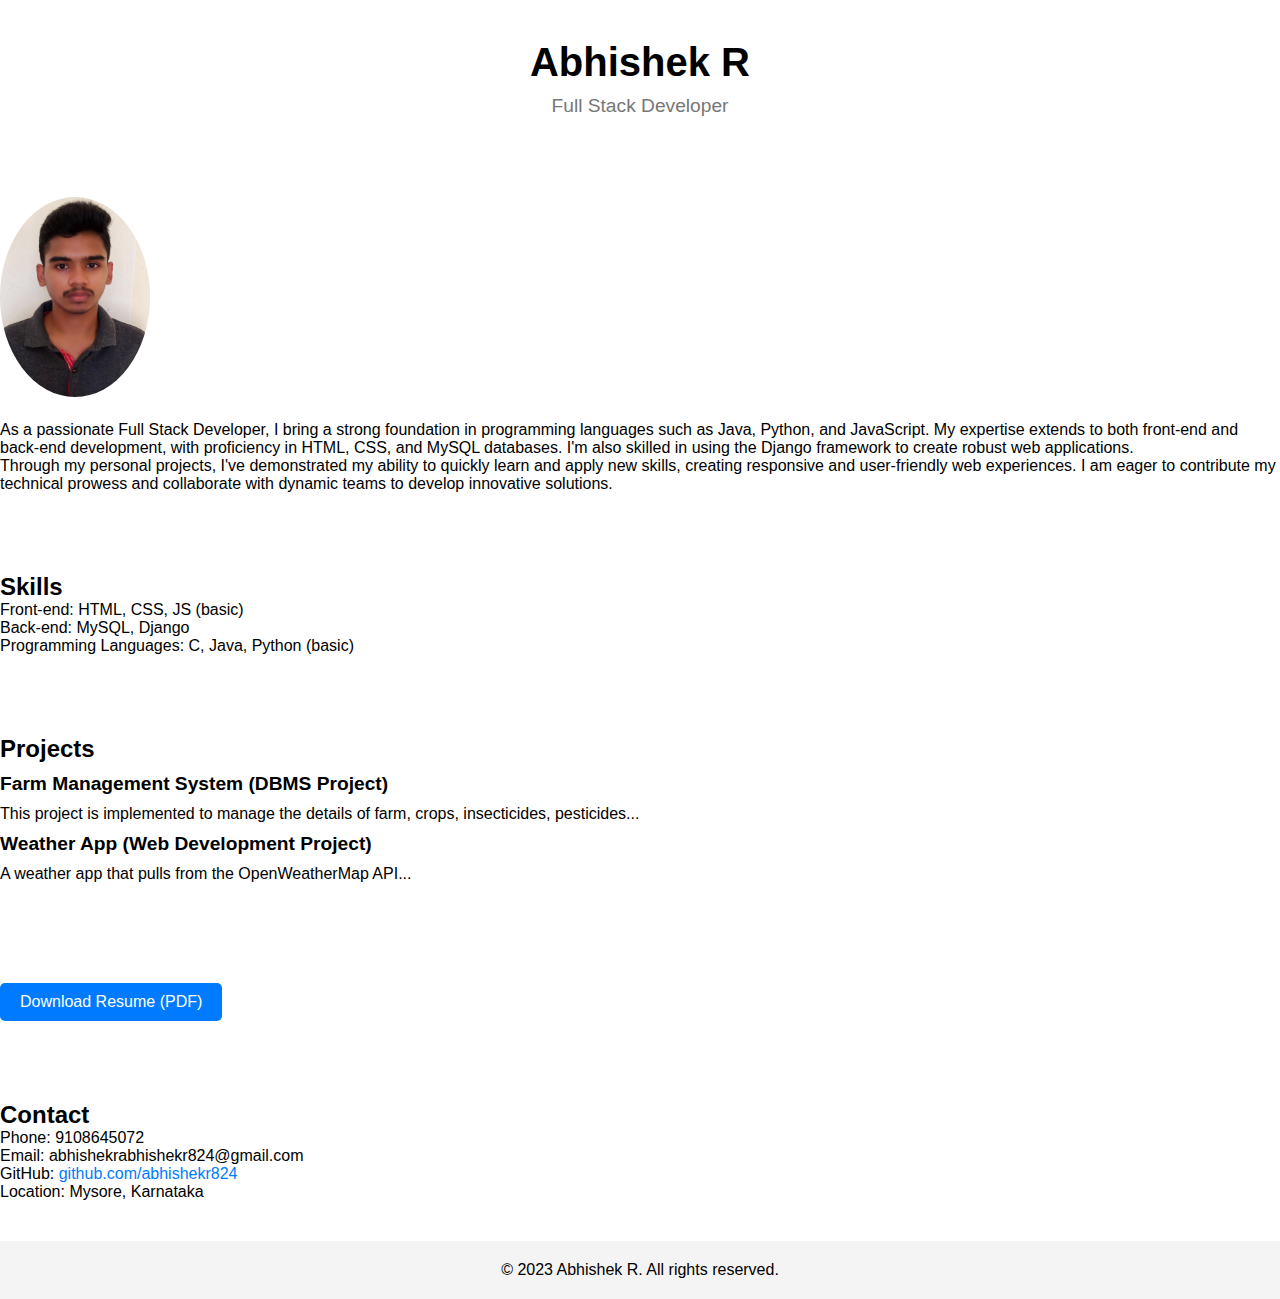
<file: Level-1(t1)/index.html>
<!DOCTYPE html>
<html lang="en">
<head>
    <meta charset="UTF-8">
    <meta name="viewport" content="width=device-width, initial-scale=1.0">
    <link rel="stylesheet" href="styles.css">
    <title>Abhishek R - Portfolio</title>
</head>
<body>
    <!-- Header Section -->
    <header>
        <h1>Abhishek R</h1>
        <p>Full Stack Developer</p>
    </header>
    
    <!-- About Section -->
<section id="about">
    <img src="photo.jpeg" alt="Abhishek R" height ="200" width = "150" >
    <p>As a passionate Full Stack Developer, I bring a strong foundation in programming languages such as Java, Python, and JavaScript. My expertise extends to both front-end and back-end development, with proficiency in HTML, CSS, and MySQL databases. I'm also skilled in using the Django framework to create robust web applications.</p>
    <p>Through my personal projects, I've demonstrated my ability to quickly learn and apply new skills, creating responsive and user-friendly web experiences. I am eager to contribute my technical prowess and collaborate with dynamic teams to develop innovative solutions.</p>
</section>
    
    <!-- Skills Section -->
    <section id="skills">
        <h2>Skills</h2>
        <ul>
            <li>Front-end: HTML, CSS, JS (basic)</li>
            <li>Back-end: MySQL, Django</li>
            <li>Programming Languages: C, Java, Python (basic)</li>
        </ul>
    </section>
    
    <!-- Projects Section -->
    <section id="projects">
        <h2>Projects</h2>
        <div class="project">
            <h3>Farm Management System (DBMS Project)</h3>
            <p>This project is implemented to manage the details of farm, crops, insecticides, pesticides...</p>
        </div>
        <div class="project">
            <h3>Weather App (Web Development Project)</h3>
            <p>A weather app that pulls from the OpenWeatherMap API...</p>
        </div>
    </section>
    
    <!-- Resume Section -->
    <section id="resume">
        <a href="Abhishek.R_Resume.pdf" download>Download Resume (PDF)</a>
    </section>
    
    <!-- Contact Section -->
    <section id="contact">
        <h2>Contact</h2>
        <ul>
            <li>Phone: 9108645072</li>
            <li>Email: abhishekrabhishekr824@gmail.com</li>
            <li>GitHub: <a href="https://github.com/abhishekr824">github.com/abhishekr824</a></li>
            <li>Location: Mysore, Karnataka</li>
        </ul>
    </section>
    
    <!-- Footer -->
    <footer>
        <p>&copy; 2023 Abhishek R. All rights reserved.</p>
    </footer>
</body>
</html>
</file>
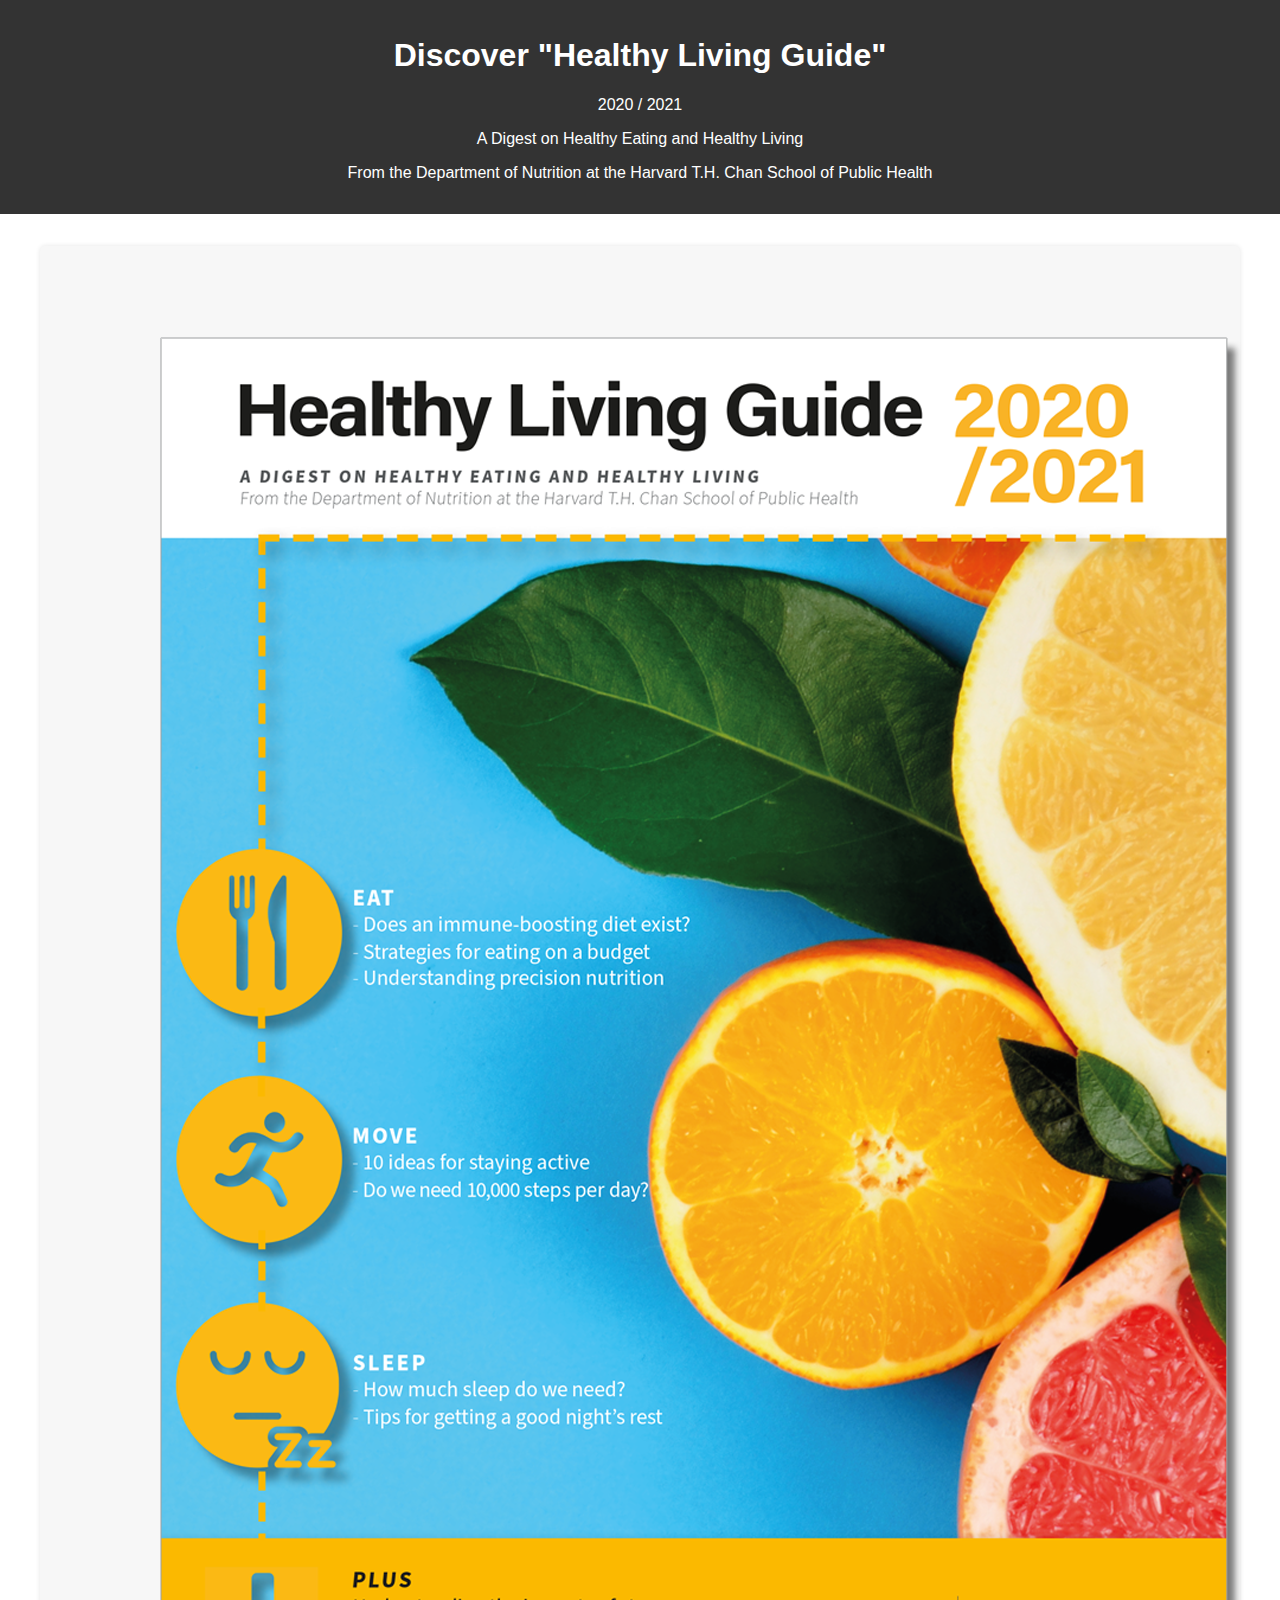
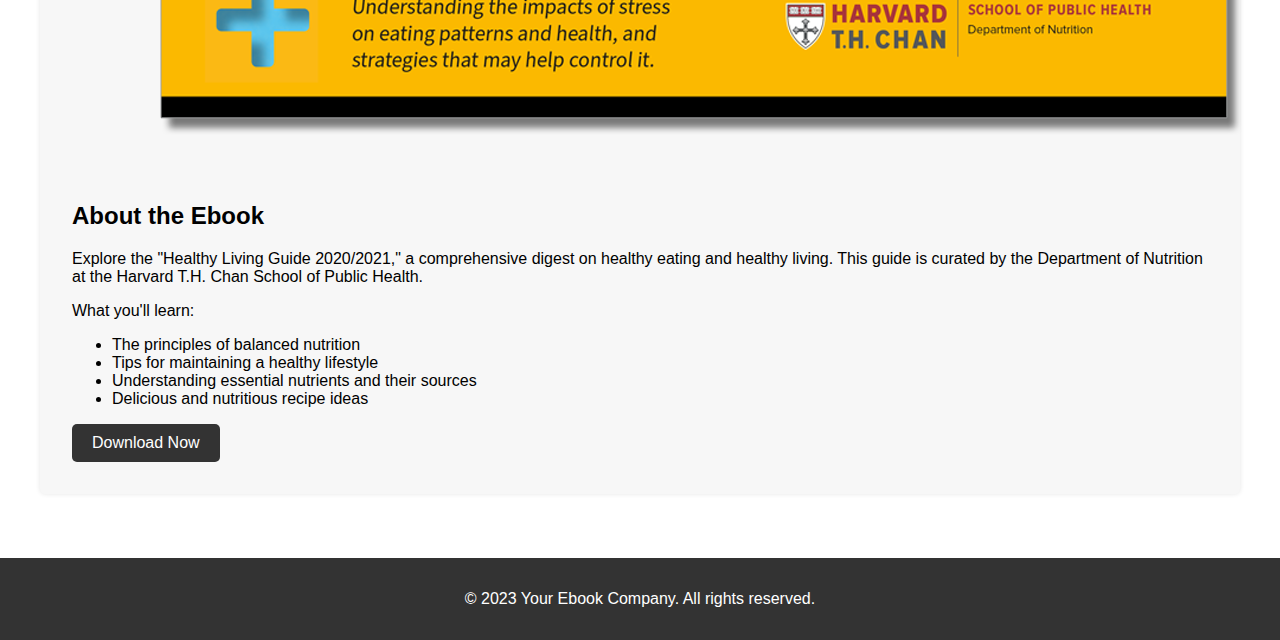
<file: Level-1(t2)/index.html>
<!DOCTYPE html>
<html lang="en">
<head>
<meta charset="UTF-8">
<meta name="viewport" content="width=device-width, initial-scale=1.0">
<title>Ebook Landing Page</title>
<link rel="stylesheet" href="styles.css">
</head>
<body>
  <header>
    <h1>Discover "Healthy Living Guide"</h1>
    <p>2020 / 2021</p>
    <p>A Digest on Healthy Eating and Healthy Living</p>
    <p>From the Department of Nutrition at the Harvard T.H. Chan School of Public Health</p>
  </header>
  
  <div class="container">
    <div class="section">
      <div class="ebook-image">
        <img src="HLGuideCover.webp" alt="Ebook Cover">
      </div>
      <h2>About the Ebook</h2>
      <p>Explore the "Healthy Living Guide 2020/2021," a comprehensive digest on healthy eating and healthy living. This guide is curated by the Department of Nutrition at the Harvard T.H. Chan School of Public Health.</p>
      <p>What you'll learn:</p>
      <ul>
        <li>The principles of balanced nutrition</li>
        <li>Tips for maintaining a healthy lifestyle</li>
        <li>Understanding essential nutrients and their sources</li>
        <li>Delicious and nutritious recipe ideas</li>
        <!-- Add more key concepts here -->
      </ul>
      <a href="HeatlhyLivingGuide20-21.1.pdf" class="cta-button">Download Now</a>
    </div>
  </div>
  
  <footer>
    <p>&copy; 2023 Your Ebook Company. All rights reserved.</p>
  </footer>
</body>
</html>
</file>
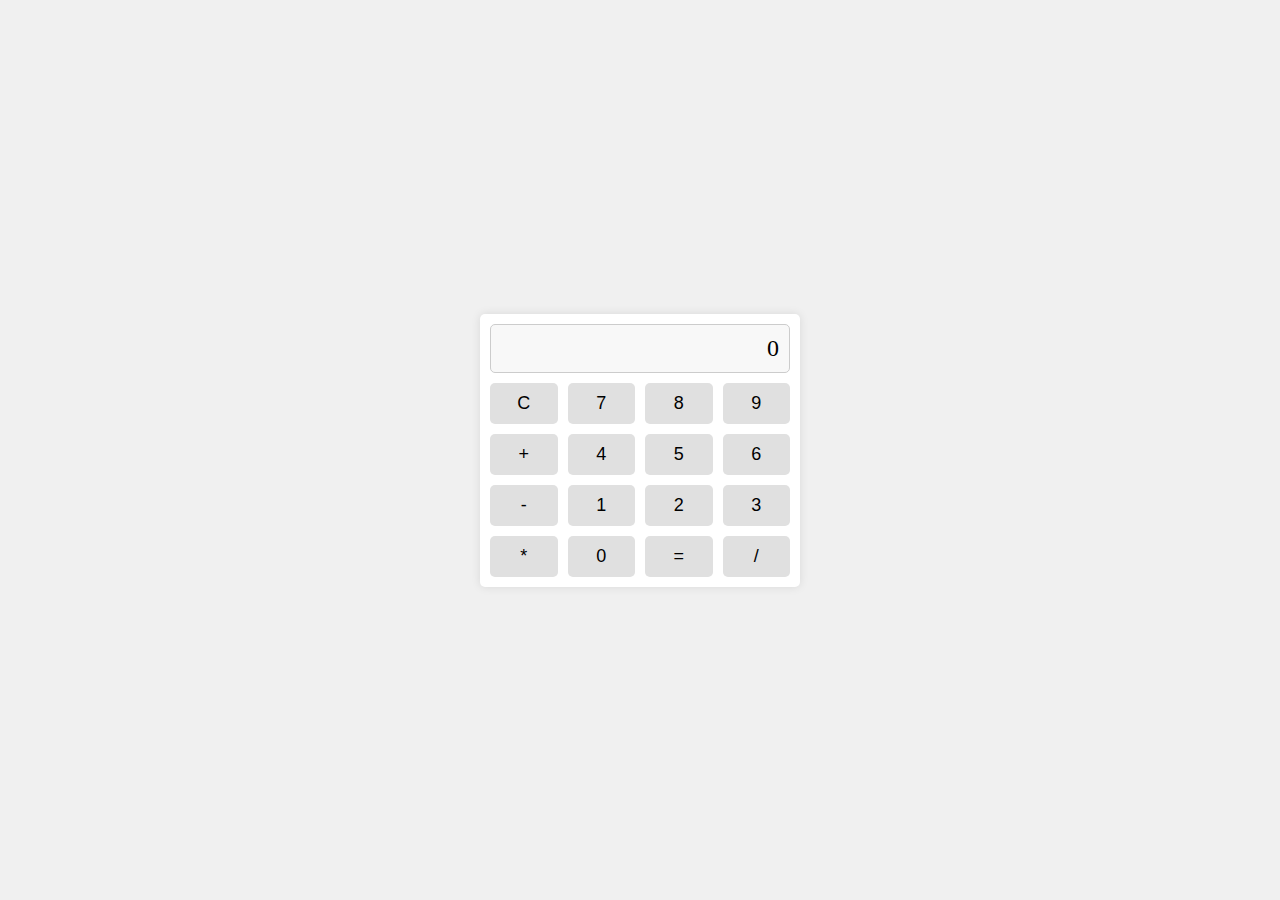
<file: Level-1(t3)/index.html>
<!DOCTYPE html>
<html lang="en">
<head>
  <meta charset="UTF-8">
  <meta name="viewport" content="width=device-width, initial-scale=1.0">
  <link rel="stylesheet" href="styles.css">
  <title>Basic Calculator</title>
</head>
<body>
  <div class="calculator">
    <div class="display" id="display">0</div>
    <button class="btn" onclick="clearDisplay()">C</button>
    <button class="btn" onclick="appendNumber(7)">7</button>
    <button class="btn" onclick="appendNumber(8)">8</button>
    <button class="btn" onclick="appendNumber(9)">9</button>
    <button class="btn" onclick="appendOperator('+')">+</button>
    <button class="btn" onclick="appendNumber(4)">4</button>
    <button class="btn" onclick="appendNumber(5)">5</button>
    <button class="btn" onclick="appendNumber(6)">6</button>
    <button class="btn" onclick="appendOperator('-')">-</button>
    <button class="btn" onclick="appendNumber(1)">1</button>
    <button class="btn" onclick="appendNumber(2)">2</button>
    <button class="btn" onclick="appendNumber(3)">3</button>
    <button class="btn" onclick="appendOperator('*')">*</button>
    <button class="btn" onclick="appendNumber(0)">0</button>
    <button class="btn" onclick="calculate()">=</button>
    <button class="btn" onclick="appendOperator('/')">/</button>
  </div>
  <script src="script.js"></script>
</body>
</html>
</file>
<file: Level-1(t2)/styles.css>
body {
    font-family: Arial, sans-serif;
    margin: 0;
    padding: 0;
  }
  
  header {
    background-color: #333;
    color: #fff;
    text-align: center;
    padding: 1em 0;
  }
  
  .container {
    max-width: 1200px;
    margin: 0 auto;
    padding: 2em;
  }
  
  .section {
    margin-bottom: 2em;
    padding: 2em;
    background-color: #f7f7f7;
    border-radius: 5px;
    box-shadow: 0 0 5px rgba(0, 0, 0, 0.1);
  }
  
  .ebook-image {
    max-width: 100%;
    height: auto;
    border-radius: 5px;
  }
  
  .cta-button {
    display: inline-block;
    padding: 10px 20px;
    background-color: #333;
    color: #fff;
    text-decoration: none;
    border-radius: 5px;
  }
  
  footer {
    text-align: center;
    padding: 1em 0;
    background-color: #333;
    color: #fff;
  }
</file>
<file: Level-1(t3)/styles.css>
body {
    display: flex;
    justify-content: center;
    align-items: center;
    min-height: 100vh;
    margin: 0;
    background-color: #f0f0f0;
  }
  
  .calculator {
    display: grid;
    grid-template-columns: repeat(4, 1fr);
    grid-gap: 10px;
    width: 300px;
    padding: 10px;
    background-color: #ffffff;
    border-radius: 5px;
    box-shadow: 0px 0px 10px rgba(0, 0, 0, 0.1);
  }
  
  .display {
    grid-column: span 4;
    text-align: right;
    padding: 10px;
    font-size: 24px;
    background-color: #f8f8f8;
    border: 1px solid #ccc;
    border-radius: 5px;
  }
  
  .btn {
    padding: 10px;
    font-size: 18px;
    text-align: center;
    background-color: #e0e0e0;
    border: none;
    border-radius: 5px;
    cursor: pointer;
    transition: background-color 0.2s;
  }
  
  .btn:hover {
    background-color: #ccc;
  }
</file>
<file: Level-1(t1)/styles.css>
/* Reset some default styles */
body, h1, h2, h3, p, ul, li {
    margin: 0;
    padding: 0;
}

/* Global Styles */
body {
    font-family: Arial, sans-serif;
}

header {
    text-align: center;
    padding: 40px 0;
}

section {
    padding: 40px 0;
}

ul {
    list-style: none;
}

a {
    text-decoration: none;
    color: #007bff;
}

/* Customize Styles */
header h1 {
    font-size: 2.5rem;
    margin-bottom: 10px;
}

header p {
    font-size: 1.2rem;
    color: #777;
}

#about img {
    max-width: 100%;
    border-radius: 50%;
    margin-bottom: 20px;
}

.project h3 {
    font-size: 1.2rem;
    margin: 10px 0;
}

#resume a {
    display: inline-block;
    background-color: #007bff;
    color: #fff;
    padding: 10px 20px;
    border-radius: 5px;
    margin-top: 20px;
}

footer {
    text-align: center;
    padding: 20px 0;
    background-color: #f4f4f4;
}
</file>
